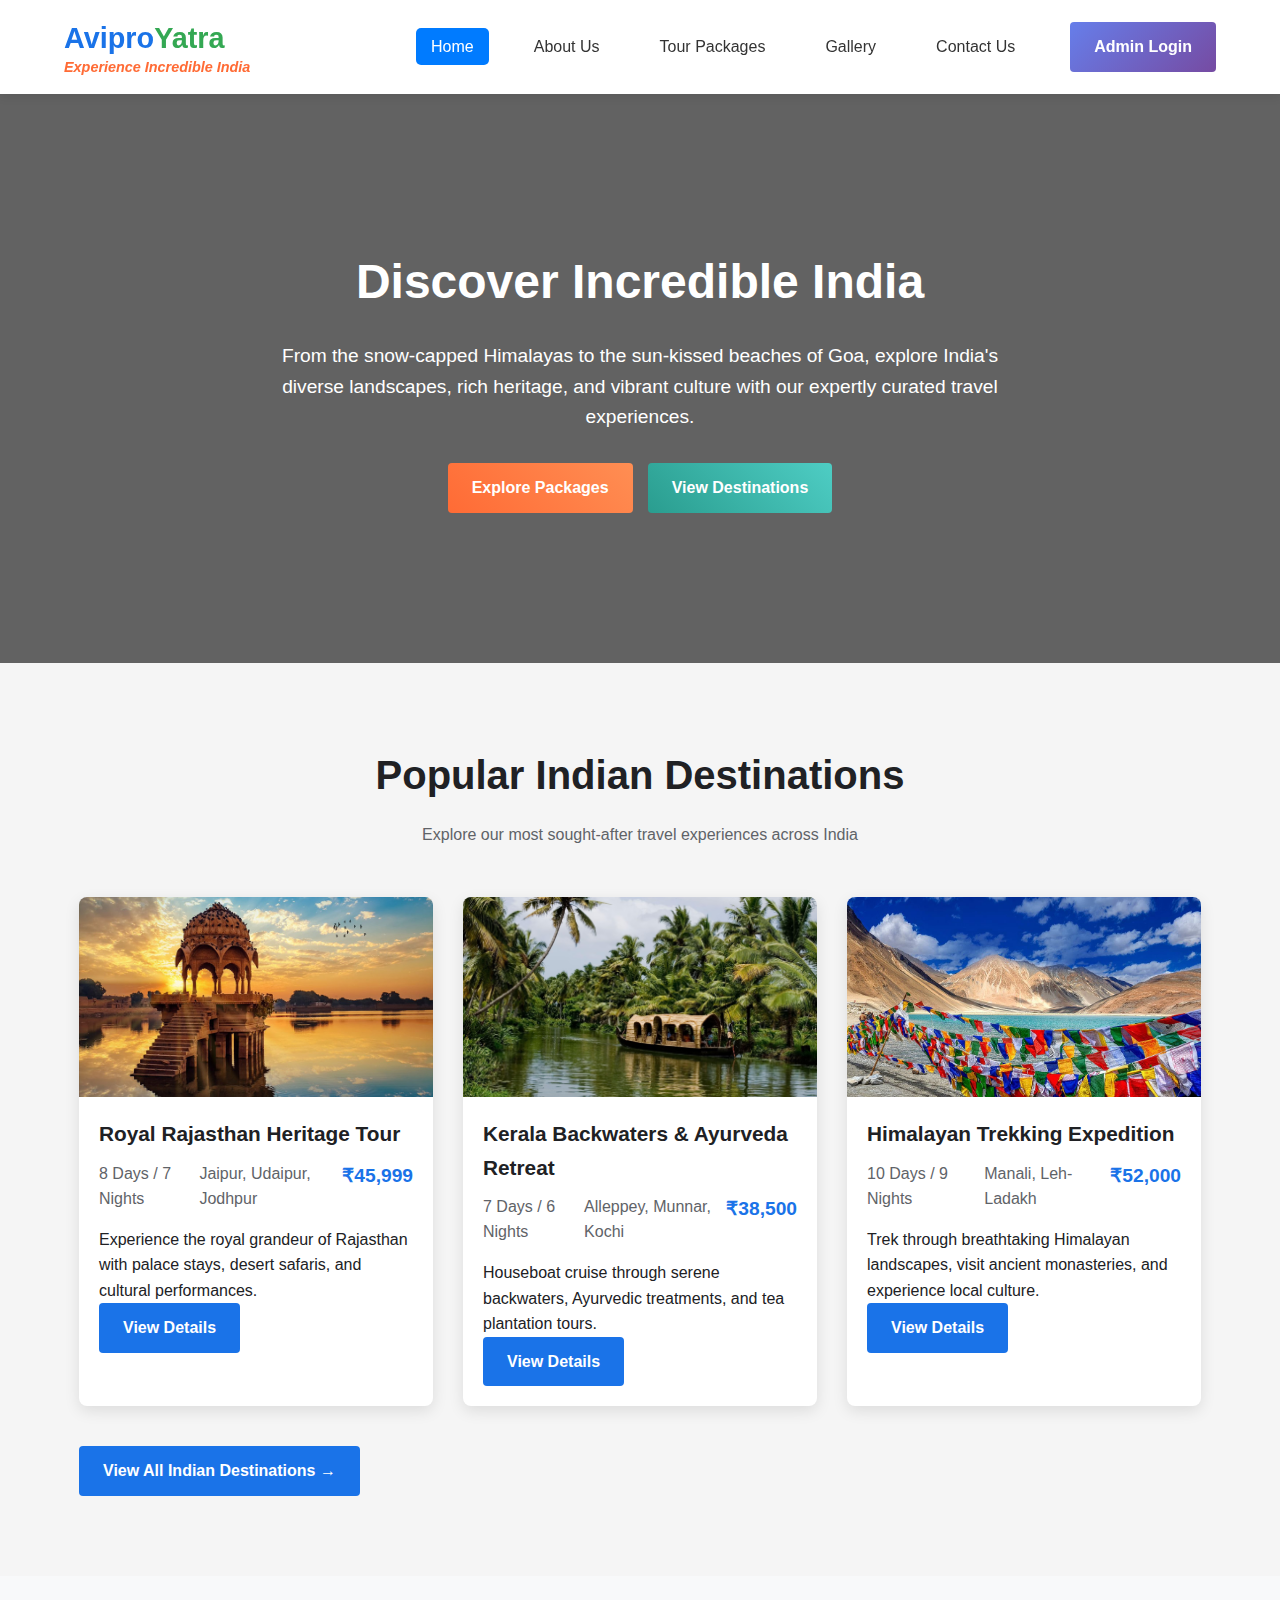
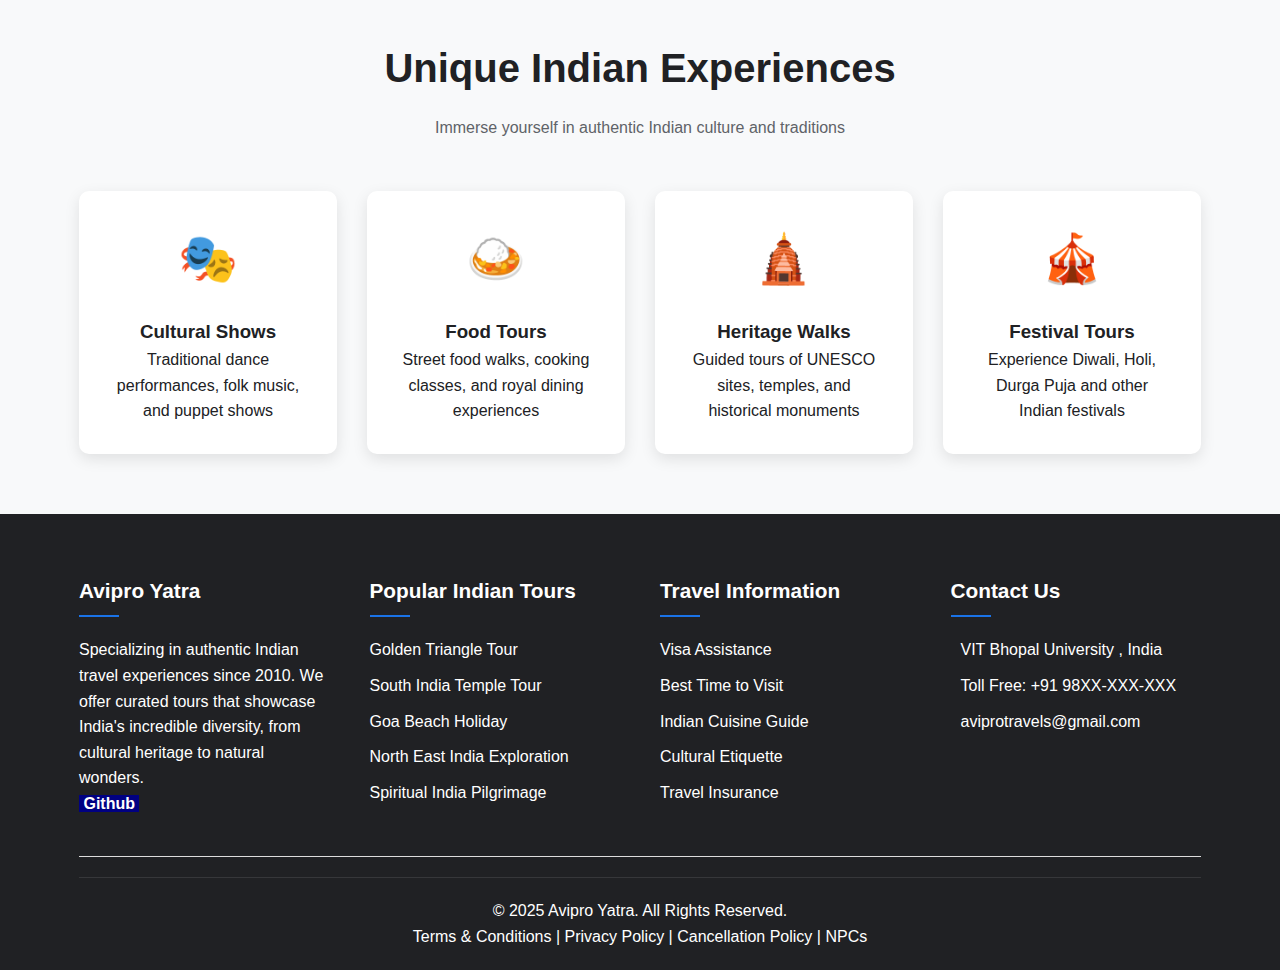
<file: IWP-PROJECT-Avipro-Travels-main/index.html>
<!DOCTYPE html>
<html lang="en">
  <head>
    <meta charset="UTF-8" />
    <meta name="viewport" content="width=device-width, initial-scale=1.0" />
    <title>Avipro Travels - Explore the World</title>
    <link rel="stylesheet" href="css/style.css" />
  </head>
  <body>
    <!-- Header -->
<header>
  <div class="container header-container">
    <div class="logo">
      <h1><a href="index.html">Avipro<span>Yatra</span></a>
      <p class="tagline">Experience Incredible India</p></h1>
      
    </div>
    <nav>
      <div class="mobile-menu">☰</div>
      <ul class="nav-menu">
        <li><a href="index.html" class="nav-link active">Home</a></li>
        <li><a href="about.html" class="nav-link">About Us</a></li>
        <li><a href="packages.html" class="nav-link">Tour Packages</a></li>
        <li><a href="gallery.html" class="nav-link">Gallery</a></li>
        <li><a href="contact.html" class="nav-link">Contact Us</a></li>
        <li><a href="admin-login.php" class="btn admin-btn">Admin Login</a></li>
        
      </ul>
    </nav>
  </div>
</header>

    <!-- Hero Section -->
<section class="hero" style="background: linear-gradient(rgba(0,0,0,0.6), rgba(0,0,0,0.6)), url('https://images.unsplash.com/photo-1524492412937-b28074a5d7da?ixlib=rb-1.2.1&auto=format&fit=crop&w=1350&q=80');">
  <div class="container hero-content">
    <h2>Discover Incredible India</h2>
    <p>
      From the snow-capped Himalayas to the sun-kissed beaches of Goa, 
      explore India's diverse landscapes, rich heritage, and vibrant culture 
      with our expertly curated travel experiences.
    </p>
    <div class="hero-buttons">
      <a href="packages.html" class="btn btn-primary">Explore Packages</a>
      <a href="destinations.html" class="btn btn-secondary">View Destinations</a>
    </div>
  </div>
</section>

    <!-- Featured Packages Section -->
<section class="section">
  <div class="container">
    <div class="section-title">
      <h2>Popular Indian Destinations</h2>
      <p>Explore our most sought-after travel experiences across India</p>
    </div>
    <div class="packages-grid">
      <!-- Package 1 - Rajasthan -->
      <div class="package-card">
        <div class="package-img">
          <img
            src="assets/images/rajasthan.jpg"
            alt="Rajasthan Palace"
          />
          <div class="package-badge">Cultural</div>
        </div>
        <div class="package-content">
          <h3>Royal Rajasthan Heritage Tour</h3>
          <div class="package-meta">
            <span><i class="icon-calendar"></i> 8 Days / 7 Nights</span>
            <span><i class="icon-location"></i> Jaipur, Udaipur, Jodhpur</span>
            <span class="package-price">₹45,999</span>
          </div>
          <p>
            Experience the royal grandeur of Rajasthan with palace stays, 
            desert safaris, and cultural performances.
          </p>
          <a href="package-details.html?package=rajasthan" class="btn">View Details</a>
        </div>
      </div>

      <!-- Package 2 - Kerala -->
      <div class="package-card">
        <div class="package-img">
          <img
            src="assets/images/kerala.avif"
            alt="Kerala Backwaters"
          />
          <div class="package-badge">Relaxation</div>
        </div>
        <div class="package-content">
          <h3>Kerala Backwaters & Ayurveda Retreat</h3>
          <div class="package-meta">
            <span><i class="icon-calendar"></i> 7 Days / 6 Nights</span>
            <span><i class="icon-location"></i> Alleppey, Munnar, Kochi</span>
            <span class="package-price">₹38,500</span>
          </div>
          <p>
            Houseboat cruise through serene backwaters, Ayurvedic treatments, 
            and tea plantation tours.
          </p>
          <a href="package-details.html?package=kerala" class="btn">View Details</a>
        </div>
      </div>

      <!-- Package 3 - Himalayas -->
      <div class="package-card">
        <div class="package-img">
          <img
            src="assets/images/manali.jpg"
            alt="Himalayas"
          />
          <div class="package-badge">Adventure</div>
        </div>
        <div class="package-content">
          <h3>Himalayan Trekking Expedition</h3>
          <div class="package-meta">
            <span><i class="icon-calendar"></i> 10 Days / 9 Nights</span>
            <span><i class="icon-location"></i> Manali, Leh-Ladakh</span>
            <span class="package-price">₹52,000</span>
          </div>
          <p>
            Trek through breathtaking Himalayan landscapes, visit ancient monasteries, 
            and experience local culture.
          </p>
          <a href="package-details.html?package=himalayas" class="btn">View Details</a>
        </div>
      </div>
    </div>
    <!-- View All Button -->
    <div class="text-center" style="margin-top: 40px;">
      <a href="packages.html" class="btn btn-large">View All Indian Destinations →</a>
    </div>
  </div>
</section>

<!-- Indian Experiences Section -->
<section class="section experiences-section" style="background-color: #f8f9fa;">
  <div class="container">
    <div class="section-title">
      <h2>Unique Indian Experiences</h2>
      <p>Immerse yourself in authentic Indian culture and traditions</p>
    </div>
    
    <div class="experiences-grid">
      <div class="experience-card">
        <div class="experience-icon">🎭</div>
        <h3>Cultural Shows</h3>
        <p>Traditional dance performances, folk music, and puppet shows</p>
      </div>
      
      <div class="experience-card">
        <div class="experience-icon">🍛</div>
        <h3>Food Tours</h3>
        <p>Street food walks, cooking classes, and royal dining experiences</p>
      </div>
      
      <div class="experience-card">
        <div class="experience-icon">🛕</div>
        <h3>Heritage Walks</h3>
        <p>Guided tours of UNESCO sites, temples, and historical monuments</p>
      </div>
      
      <div class="experience-card">
        <div class="experience-icon">🎪</div>
        <h3>Festival Tours</h3>
        <p>Experience Diwali, Holi, Durga Puja and other Indian festivals</p>
      </div>
    </div>
  </div>
</section>
    <!-- Footer -->
<footer>
  <div class="container">
    <div class="footer-content">
      <div class="footer-column">
        <h3>Avipro Yatra</h3>
        <p>
          Specializing in authentic Indian travel experiences since 2010. 
          We offer curated tours that showcase India's incredible diversity, 
          from cultural heritage to natural wonders.
        </p>

        <div>
                  <p></p>
          <a href="https://github.com/N-PCs/IWP-PROJECT-Avipro-Travels" style="width:100px;background-color: rgb(0, 0, 130);"><b>&nbsp;Github&nbsp;</b></a>
        </div>
      </div>

      <div class="footer-column">
        <h3>Popular Indian Tours</h3>
        <ul>
          <li><a href="#">Golden Triangle Tour</a></li>
          <li><a href="#">South India Temple Tour</a></li>
          <li><a href="#">Goa Beach Holiday</a></li>
          <li><a href="#">North East India Exploration</a></li>
          <li><a href="#">Spiritual India Pilgrimage</a></li>
        </ul>
      </div>

      <div class="footer-column">
        <h3>Travel Information</h3>
        <ul>
          <li><a href="#">Visa Assistance</a></li>
          <li><a href="#">Best Time to Visit</a></li>
          <li><a href="#">Indian Cuisine Guide</a></li>
          <li><a href="#">Cultural Etiquette</a></li>
          <li><a href="#">Travel Insurance</a></li>
        </ul>
      </div>

      <div class="footer-column">
        <h3>Contact Us</h3>
        <ul class="contact-info">
          <li><i class="icon-location"></i> VIT Bhopal University , India</li>
          <li><i class="icon-phone"></i> Toll Free: +91 98XX‑XXX‑XXX</li>
          <li><i class="icon-email"></i> aviprotravels@gmail.com</li>
        </ul>
      </div>
    </div>

    <div class="footer-bottom">
      <div class="copyright">
        <p>&copy; 2025 Avipro Yatra. All Rights Reserved.</p>
        <p class="footer-links">
          <a href="#">Terms & Conditions</a> | 
          <a href="#">Privacy Policy</a> | 
          <a href="#">Cancellation Policy</a> | 
          <a href="https://github.com/N-PCs">NPCs</a>
        </p>
      </div>
    </div>
  </div>
</footer>
    <script src="js/main.js"></script>
  </body>
</html>
</file>
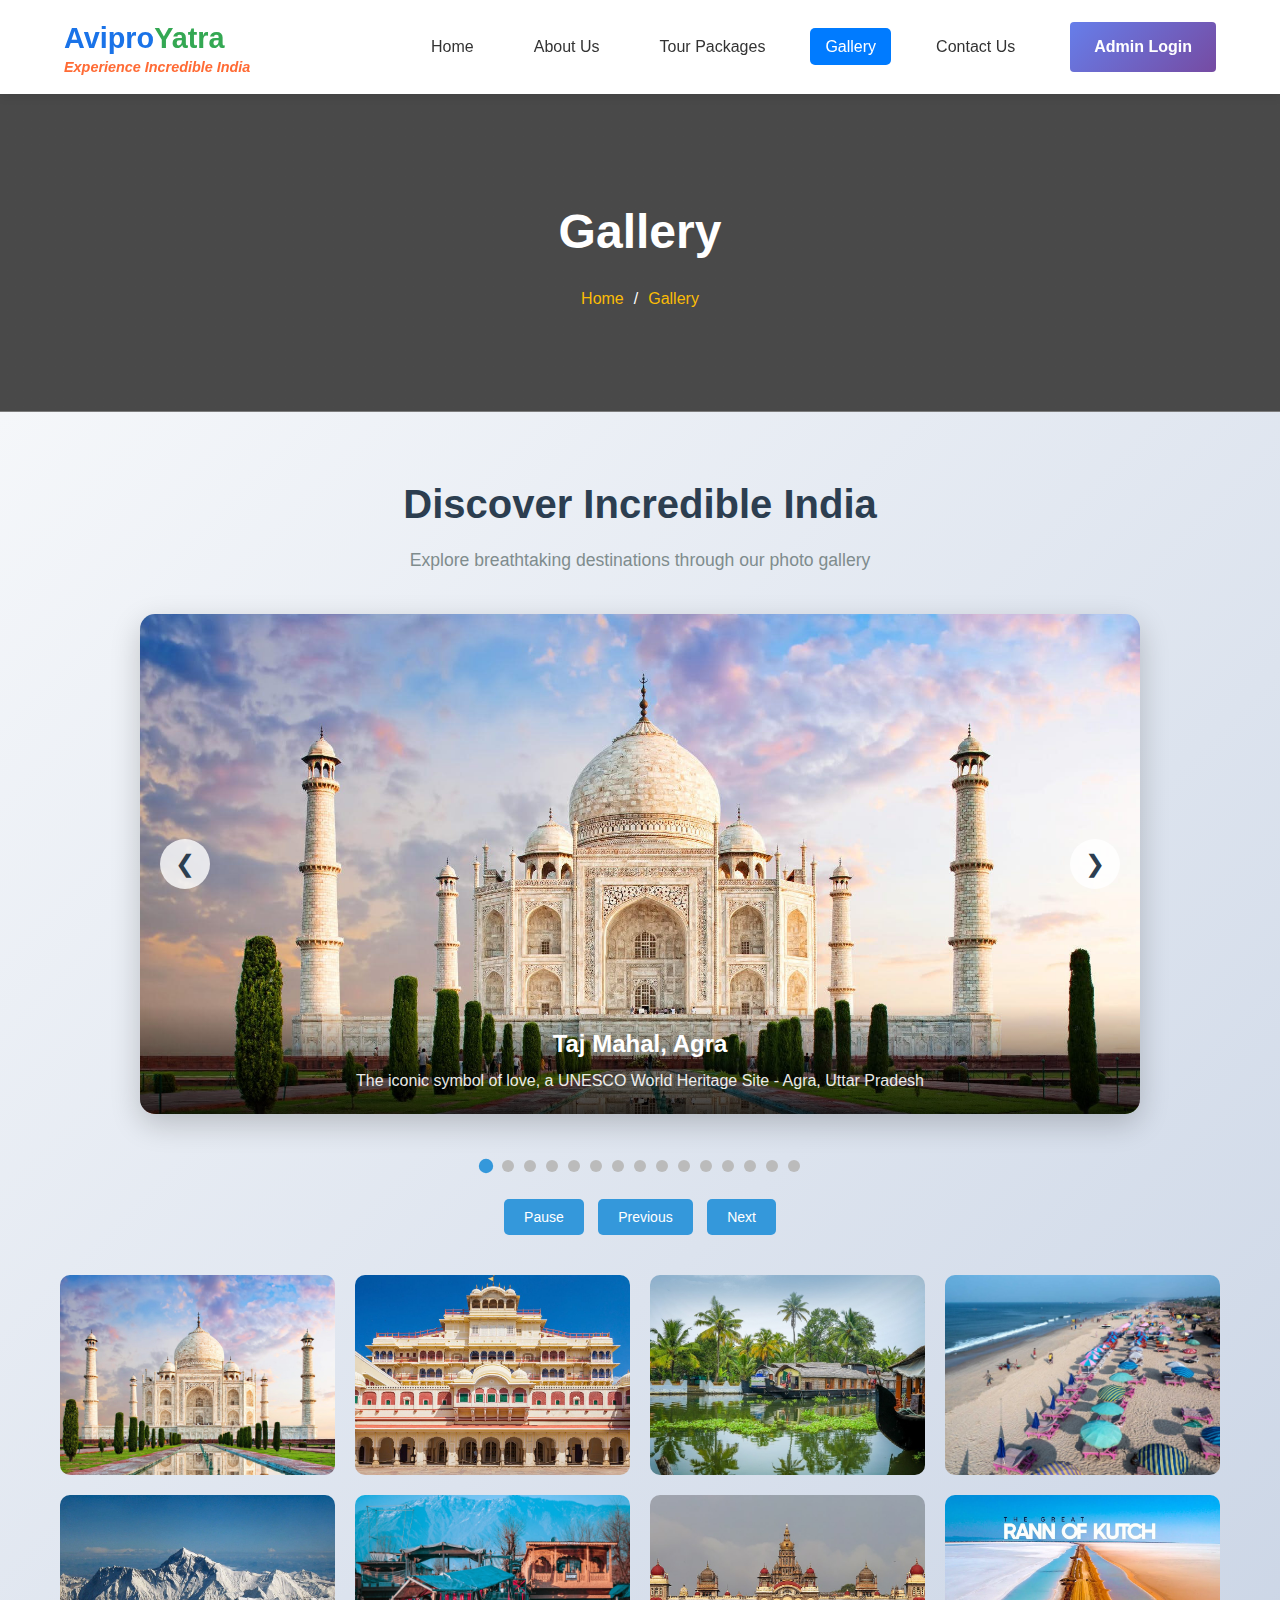
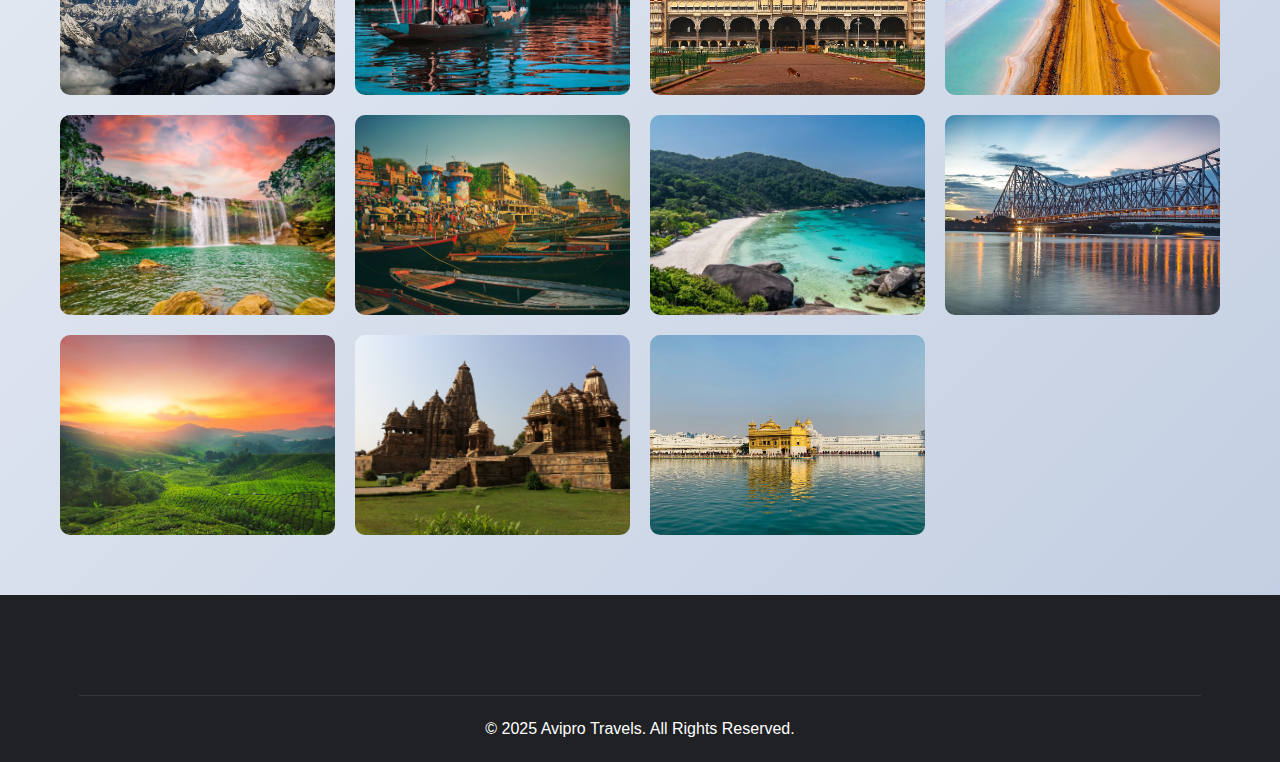
<file: IWP-PROJECT-Avipro-Travels-main/gallery.html>
<!DOCTYPE html>
<html lang="en">
  <head>
    <meta charset="UTF-8" />
    <meta name="viewport" content="width=device-width, initial-scale=1.0" />
    <title>Gallery - Avipro Travels</title>
    <link rel="stylesheet" href="css/style.css" />
    <style>
      /* Gallery and Slideshow Styles */
      .gallery-section {
        padding: 60px 0;
        background: linear-gradient(135deg, #f5f7fa 0%, #c3cfe2 100%);
      }

      .gallery-container {
        max-width: 1200px;
        margin: 0 auto;
        padding: 0 20px;
      }

      .gallery-title {
        text-align: center;
        margin-bottom: 40px;
      }

      .gallery-title h2 {
        font-size: 2.5rem;
        color: #2c3e50;
        margin-bottom: 10px;
      }

      .gallery-title p {
        color: #7f8c8d;
        font-size: 1.1rem;
      }

      /* Slideshow Container */
      .slideshow-container {
        position: relative;
        max-width: 1000px;
        margin: 0 auto 40px;
        overflow: hidden;
        border-radius: 15px;
        box-shadow: 0 10px 30px rgba(0, 0, 0, 0.2);
      }

      .slideshow {
        display: flex;
        transition: transform 0.8s ease-in-out;
        height: 500px;
      }

      .slide {
        min-width: 100%;
        height: 100%;
        position: relative;
      }

      .slide img {
        width: 100%;
        height: 100%;
        object-fit: cover;
        display: block;
      }

      .slide-caption {
        position: absolute;
        bottom: 0;
        left: 0;
        right: 0;
        background: linear-gradient(transparent, rgba(0, 0, 0, 0.8));
        color: white;
        padding: 20px;
        text-align: center;
      }

      .slide-caption h3 {
        margin: 0 0 5px 0;
        font-size: 1.5rem;
      }

      .slide-caption p {
        margin: 0;
        opacity: 0.9;
      }

      /* Navigation Buttons */
      .slideshow-nav {
        position: absolute;
        top: 50%;
        transform: translateY(-50%);
        width: 100%;
        display: flex;
        justify-content: space-between;
        padding: 0 20px;
        z-index: 10;
      }

      .nav-btn {
        background: rgba(255, 255, 255, 0.8);
        border: none;
        width: 50px;
        height: 50px;
        border-radius: 50%;
        cursor: pointer;
        font-size: 24px;
        color: #2c3e50;
        transition: all 0.3s ease;
        display: flex;
        align-items: center;
        justify-content: center;
      }

      .nav-btn:hover {
        background: white;
        transform: scale(1.1);
        box-shadow: 0 5px 15px rgba(0, 0, 0, 0.2);
      }

      /* Slideshow Dots */
      .slideshow-dots {
        text-align: center;
        margin-top: 20px;
      }

      .dot {
        display: inline-block;
        width: 12px;
        height: 12px;
        margin: 0 5px;
        background-color: #bbb;
        border-radius: 50%;
        cursor: pointer;
        transition: background-color 0.3s ease;
      }

      .dot.active {
        background-color: #3498db;
        transform: scale(1.2);
      }

      /* Gallery Grid */
      .gallery-grid {
        display: grid;
        grid-template-columns: repeat(auto-fill, minmax(250px, 1fr));
        gap: 20px;
        margin-top: 40px;
      }

      .gallery-item {
        position: relative;
        overflow: hidden;
        border-radius: 10px;
        cursor: pointer;
        height: 200px;
        transition: transform 0.3s ease;
      }

      .gallery-item:hover {
        transform: translateY(-5px);
        box-shadow: 0 10px 20px rgba(0, 0, 0, 0.2);
      }

      .gallery-item img {
        width: 100%;
        height: 100%;
        object-fit: cover;
        transition: transform 0.5s ease;
      }

      .gallery-item:hover img {
        transform: scale(1.1);
      }

      .gallery-item-overlay {
        position: absolute;
        bottom: 0;
        left: 0;
        right: 0;
        background: rgba(0, 0, 0, 0.7);
        color: white;
        padding: 10px;
        transform: translateY(100%);
        transition: transform 0.3s ease;
      }

      .gallery-item:hover .gallery-item-overlay {
        transform: translateY(0);
      }

      /* Responsive Design */
      @media (max-width: 768px) {
        .slideshow-container {
          height: 350px;
        }

        .slide-caption h3 {
          font-size: 1.2rem;
        }

        .nav-btn {
          width: 40px;
          height: 40px;
          font-size: 18px;
        }

        .gallery-grid {
          grid-template-columns: repeat(auto-fill, minmax(180px, 1fr));
        }
      }

      @media (max-width: 480px) {
        .slideshow-container {
          height: 250px;
        }

        .gallery-grid {
          grid-template-columns: 1fr 1fr;
        }
      }

      /* Controls */
      .slideshow-controls {
        text-align: center;
        margin-top: 20px;
      }

      .control-btn {
        background: #3498db;
        color: white;
        border: none;
        padding: 10px 20px;
        margin: 0 5px;
        border-radius: 5px;
        cursor: pointer;
        font-size: 14px;
        transition: background 0.3s ease;
      }

      .control-btn:hover {
        background: #2980b9;
      }

      .control-btn.pause {
        background: #e74c3c;
      }

      .control-btn.pause:hover {
        background: #c0392b;
      }
    </style>
  </head>
  <body>
    <header>
      <div class="container header-container">
        <div class="logo">
          <h1>
            <a href="index.html">Avipro<span>Yatra</span></a>
            <p class="tagline">Experience Incredible India</p>
          </h1>
        </div>
        <nav>
          <div class="mobile-menu">☰</div>
          <ul class="nav-menu">
            <li><a href="index.html" class="nav-link">Home</a></li>
            <li><a href="about.html" class="nav-link">About Us</a></li>
            <li><a href="packages.html" class="nav-link">Tour Packages</a></li>
            <li><a href="gallery.html" class="nav-link active">Gallery</a></li>
            <li><a href="contact.html" class="nav-link">Contact Us</a></li>
            <li>
              <a href="admin-login.php" class="btn admin-btn">Admin Login</a>
            </li>
          </ul>
        </nav>
      </div>
    </header>

    <!-- Page Header -->
    <section class="page-header">
      <div class="container">
        <h1>Gallery</h1>
        <div class="breadcrumb">
          <a href="index.html">Home</a> <span>/</span> <a href="#">Gallery</a>
        </div>
      </div>
    </section>

    <!-- Gallery Section with Slideshow -->
    <section class="gallery-section">
      <div class="gallery-container">
        <div class="gallery-title">
          <h2>Discover Incredible India</h2>
          <p>Explore breathtaking destinations through our photo gallery</p>
        </div>

        <!-- Slideshow -->
        <div class="slideshow-container">
          <div class="slideshow" id="slideshow">
            <!-- Slides will be added dynamically by JavaScript -->
          </div>

          <div class="slideshow-nav">
            <button class="nav-btn prev-btn">❮</button>
            <button class="nav-btn next-btn">❯</button>
          </div>

          <div class="slide-caption">
            <h3 id="slide-title">Title</h3>
            <p id="slide-description">Description</p>
          </div>
        </div>

        <div class="slideshow-dots" id="dots-container">
          <!-- Dots will be added dynamically -->
        </div>

        <div class="slideshow-controls">
          <button class="control-btn" id="playPauseBtn">Pause</button>
          <button class="control-btn" id="prevBtn">Previous</button>
          <button class="control-btn" id="nextBtn">Next</button>
        </div>

        <!-- Gallery Grid -->
        <div class="gallery-grid" id="gallery-grid">
          <!-- Gallery items will be added dynamically -->
        </div>
      </div>
    </section>

    <!-- Footer -->
    <footer>
      <div class="container">
        <div class="footer-content">
          <!-- Same footer as index.html -->
        </div>
        <div class="copyright">
          <p>&copy; 2025 Avipro Travels. All Rights Reserved.</p>
        </div>
      </div>
    </footer>

    <script src="js/main.js"></script>
    <script>
      // Image data for the slideshow and gallery
      const images = [
        {
          id: 1,
          src: "images/tajmahal.jpg", // Add image URL here
          title: "Taj Mahal, Agra",
          description:
            "The iconic symbol of love, a UNESCO World Heritage Site",
          location: "Agra, Uttar Pradesh",
        },
        {
          id: 2,
          src: "images/jaipurpalace.jpeg", // Add image URL here
          title: "Jaipur Palace",
          description: "The Pink City's magnificent City Palace",
          location: "Jaipur, Rajasthan",
        },
        {
          id: 3,
          src: "images/keralabackwaters.jpg", // Add image URL here
          title: "Kerala Backwaters",
          description: "Serene houseboat cruise through palm-fringed canals",
          location: "Alleppey, Kerala",
        },
        {
          id: 4,
          src: "images/goabeach.jpg", // Add image URL here
          title: "Goa Beaches",
          description: "Golden sands and azure waters of Goa's coastline",
          location: "North Goa",
        },
        {
          id: 5,
          src: "images/himalayanpeak.jpg", // Add image URL here
          title: "Himalayan Peaks",
          description: "Majestic snow-capped mountains of the Himalayas",
          location: "Leh-Ladakh",
        },
        {
          id: 6,
          src: "images/kashmirdallake.webp", // Add image URL here
          title: "Kashmir Dal Lake",
          description: "Shikara rides on the beautiful Dal Lake",
          location: "Srinagar, Kashmir",
        },
        {
          id: 7,
          src: "images/mysorepalace.jpg", // Add image URL here
          title: "Mysore Palace",
          description: "Illuminated palace during Dasara festival",
          location: "Mysore, Karnataka",
        },
        {
          id: 8,
          src: "images/rannofkutch.jpg", // Add image URL here
          title: "Rann of Kutch",
          description: "White salt desert under the full moon",
          location: "Gujarat",
        },
        {
          id: 9,
          src: "images/meghalaya.jpg", // Add image URL here
          title: "Meghalaya Living Root Bridges",
          description: "Natural bridges grown from tree roots",
          location: "Cherrapunji, Meghalaya",
        },
        {
          id: 10,
          src: "images/varanasighats.jpeg", // Add image URL here
          title: "Varanasi Ghats",
          description: "Spiritual rituals on the banks of River Ganges",
          location: "Varanasi, Uttar Pradesh",
        },
        {
          id: 11,
          src: "images/andamannicobar.webp", // Add image URL here
          title: "Andaman Islands",
          description: "Crystal clear waters and coral reefs",
          location: "Andaman & Nicobar Islands",
        },
        {
          id: 12,
          src: "images/howrah.jpeg", // Add image URL here
          title: "Kolkata Howrah Bridge",
          description: "Iconic cantilever bridge over Hooghly River",
          location: "Kolkata, West Bengal",
        },
        {
          id: 13,
          src: "images/munnar.webp", // Add image URL here
          title: "Munnar Tea Plantations",
          description: "Rolling hills covered with tea gardens",
          location: "Munnar, Kerala",
        },
        {
          id: 14,
          src: "images/khajuraho.jpg", // Add image URL here
          title: "Khajuraho Temples",
          description: "Ancient temples with intricate carvings",
          location: "Khajuraho, Madhya Pradesh",
        },
        {
          id: 15,
          src: "images/goldentemple.jpeg", // Add image URL here
          title: "Amritsar Golden Temple",
          description: "Sacred Sikh shrine covered in gold",
          location: "Amritsar, Punjab",
        },
      ];

      // Slideshow functionality
      let currentSlide = 0;
      let slideInterval;
      let isPlaying = true;

      // Initialize slideshow
      function initSlideshow() {
        const slideshow = document.getElementById("slideshow");
        const dotsContainer = document.getElementById("dots-container");
        const galleryGrid = document.getElementById("gallery-grid");

        // Create slides
        images.forEach((image, index) => {
          // Create slide
          const slide = document.createElement("div");
          slide.className = "slide";
          slide.innerHTML = `
            <img src="${image.src}" alt="${image.title}" onerror="this.src='https://via.placeholder.com/1000x500/3498db/ffffff?text=Avipro+Travels'" />
          `;
          slideshow.appendChild(slide);

          // Create dot
          const dot = document.createElement("span");
          dot.className = `dot ${index === 0 ? "active" : ""}`;
          dot.addEventListener("click", () => goToSlide(index));
          dotsContainer.appendChild(dot);

          // Create gallery item
          const galleryItem = document.createElement("div");
          galleryItem.className = "gallery-item";
          galleryItem.innerHTML = `
            <img src="${image.src}" alt="${
            image.title
          }" onerror="this.src='https://via.placeholder.com/300x200/3498db/ffffff?text=${encodeURIComponent(
            image.title
          )}'" />
            <div class="gallery-item-overlay">
              <h4>${image.title}</h4>
              <p>${image.location}</p>
            </div>
          `;
          galleryItem.addEventListener("click", () => goToSlide(index));
          galleryGrid.appendChild(galleryItem);
        });

        // Update first slide caption
        updateCaption();

        // Start slideshow
        startSlideshow();
      }

      // Go to specific slide
      function goToSlide(index) {
        currentSlide = index;
        const slideshow = document.getElementById("slideshow");
        slideshow.style.transform = `translateX(-${currentSlide * 100}%)`;

        // Update dots
        updateDots();

        // Update caption
        updateCaption();

        // Restart interval if paused
        if (!isPlaying) {
          startSlideshow();
        }
      }

      // Next slide
      function nextSlide() {
        currentSlide = (currentSlide + 1) % images.length;
        goToSlide(currentSlide);
      }

      // Previous slide
      function prevSlide() {
        currentSlide = (currentSlide - 1 + images.length) % images.length;
        goToSlide(currentSlide);
      }

      // Update dots
      function updateDots() {
        const dots = document.querySelectorAll(".dot");
        dots.forEach((dot, index) => {
          dot.classList.toggle("active", index === currentSlide);
        });
      }

      // Update caption
      function updateCaption() {
        const image = images[currentSlide];
        document.getElementById("slide-title").textContent = image.title;
        document.getElementById(
          "slide-description"
        ).textContent = `${image.description} - ${image.location}`;
      }

      // Start slideshow
      function startSlideshow() {
        if (slideInterval) clearInterval(slideInterval);
        slideInterval = setInterval(nextSlide, 4000); // Change slide every 4 seconds
        isPlaying = true;
        document.getElementById("playPauseBtn").textContent = "Pause";
        document.getElementById("playPauseBtn").classList.remove("pause");
      }

      // Pause slideshow
      function pauseSlideshow() {
        clearInterval(slideInterval);
        isPlaying = false;
        document.getElementById("playPauseBtn").textContent = "Play";
        document.getElementById("playPauseBtn").classList.add("pause");
      }

      // Toggle play/pause
      function togglePlayPause() {
        if (isPlaying) {
          pauseSlideshow();
        } else {
          startSlideshow();
        }
      }

      // Event listeners
      document.addEventListener("DOMContentLoaded", () => {
        initSlideshow();

        // Navigation buttons
        document
          .querySelector(".prev-btn")
          .addEventListener("click", prevSlide);
        document
          .querySelector(".next-btn")
          .addEventListener("click", nextSlide);

        // Control buttons
        document
          .getElementById("playPauseBtn")
          .addEventListener("click", togglePlayPause);
        document.getElementById("prevBtn").addEventListener("click", prevSlide);
        document.getElementById("nextBtn").addEventListener("click", nextSlide);

        // Keyboard navigation
        document.addEventListener("keydown", (e) => {
          if (e.key === "ArrowLeft") prevSlide();
          if (e.key === "ArrowRight") nextSlide();
          if (e.key === " ") {
            e.preventDefault();
            togglePlayPause();
          }
        });

        // Touch/swipe support for mobile
        let touchStartX = 0;
        let touchEndX = 0;

        const slideshowContainer = document.querySelector(
          ".slideshow-container"
        );

        slideshowContainer.addEventListener("touchstart", (e) => {
          touchStartX = e.changedTouches[0].screenX;
        });

        slideshowContainer.addEventListener("touchend", (e) => {
          touchEndX = e.changedTouches[0].screenX;
          handleSwipe();
        });

        function handleSwipe() {
          const swipeThreshold = 50;
          const diff = touchStartX - touchEndX;

          if (Math.abs(diff) > swipeThreshold) {
            if (diff > 0) {
              // Swipe left - next slide
              nextSlide();
            } else {
              // Swipe right - previous slide
              prevSlide();
            }
          }
        }

        // Pause on hover
        slideshowContainer.addEventListener("mouseenter", () => {
          if (isPlaying) pauseSlideshow();
        });

        slideshowContainer.addEventListener("mouseleave", () => {
          if (!isPlaying) startSlideshow();
        });
      });
    </script>
  </body>
</html>
</file>
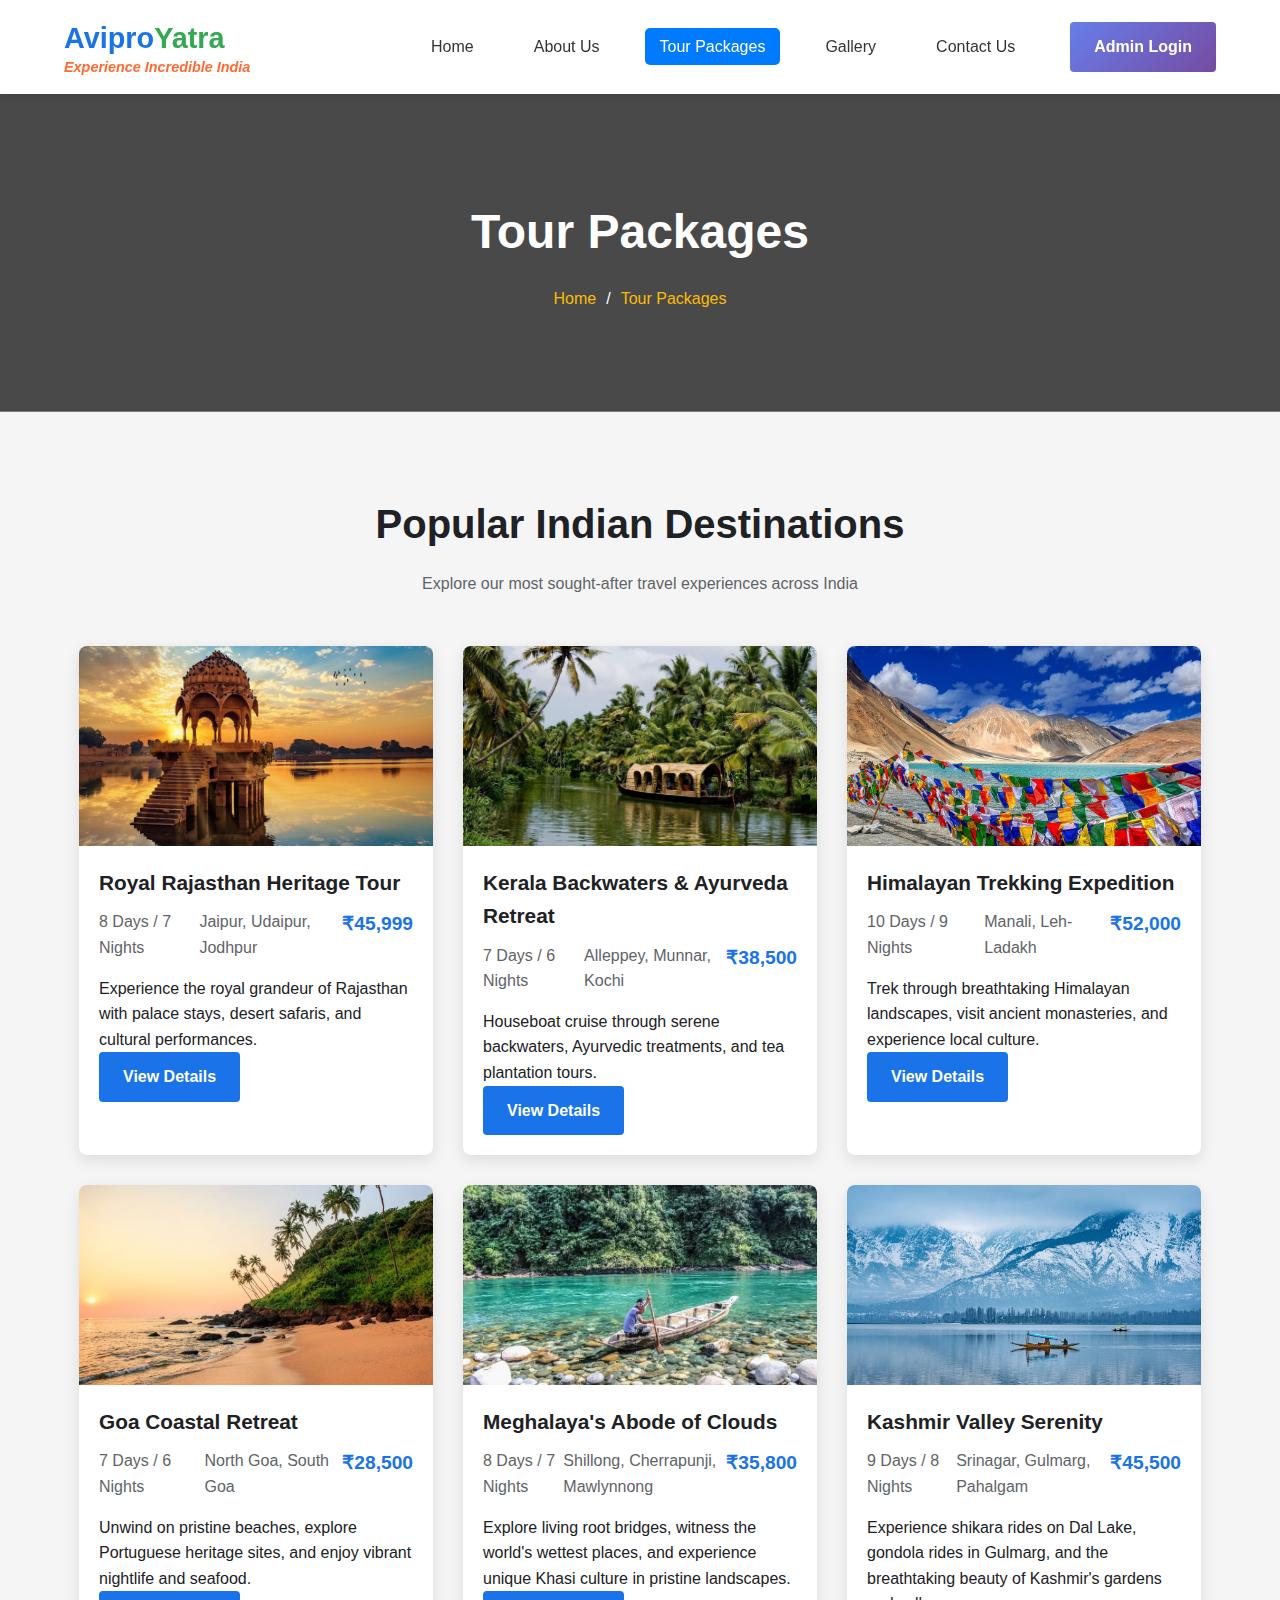
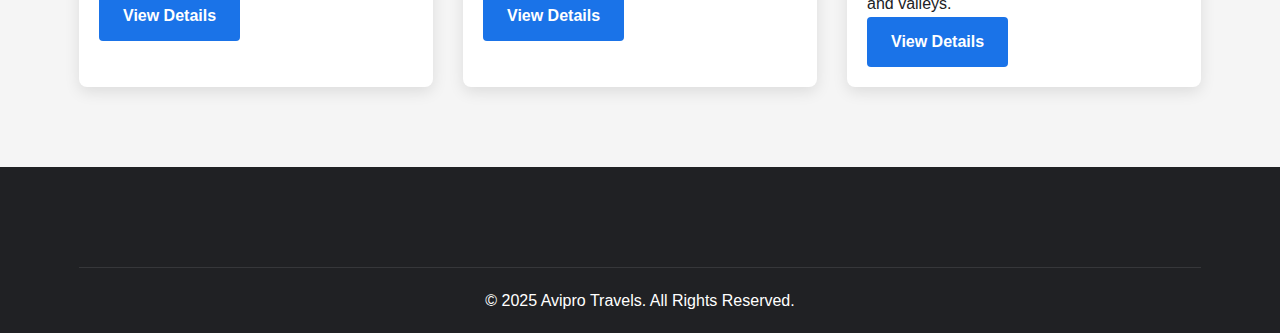
<file: IWP-PROJECT-Avipro-Travels-main/packages.html>
<!DOCTYPE html>
<html lang="en">
  <head>
    <meta charset="UTF-8" />
    <meta name="viewport" content="width=device-width, initial-scale=1.0" />
    <title>Tour Packages - Avipro Travels</title>
    <link rel="stylesheet" href="css/style.css" />
  </head>

  <body>
    <!-- Header -->
    <header>
      <div class="container header-container">
        <div class="logo">
      <h1><a href="index.html">Avipro<span>Yatra</span></a>
      <p class="tagline">Experience Incredible India</p></h1>
        </div>
        <nav>
          <div class="mobile-menu">☰</div>
          <ul class="nav-menu">
            <li><a href="index.html" class="nav-link active">Home</a></li>
            <li><a href="about.html" class="nav-link">About Us</a></li>
            <li><a href="packages.html" class="nav-link">Tour Packages</a></li>
            <li><a href="gallery.html" class="nav-link">Gallery</a></li>
            <li><a href="contact.html" class="nav-link">Contact Us</a></li>
            <li>
              <a href="admin-login.php" class="btn admin-btn">Admin Login</a>
            </li>
          </ul>
        </nav>
      </div>
    </header>

    <!-- Page Header -->
    <section class="page-header">
      <div class="container">
        <h1>Tour Packages</h1>
        <div class="breadcrumb">
          <a href="index.html">Home</a> <span>/</span>
          <a href="#">Tour Packages</a>
        </div>
      </div>
    </section>

    <!-- Featured Packages Section -->
    <section class="section">
      <div class="container">
        <div class="section-title">
          <h2>Popular Indian Destinations</h2>
          <p>Explore our most sought-after travel experiences across India</p>
        </div>
        <div class="packages-grid">
          <!-- Package 1 - Rajasthan -->
          <div class="package-card">
            <div class="package-img">
              <img src="assets/images/rajasthan.jpg" alt="Rajasthan Palace" />
              <div class="package-badge">Cultural</div>
            </div>
            <div class="package-content">
              <h3>Royal Rajasthan Heritage Tour</h3>
              <div class="package-meta">
                <span><i class="icon-calendar"></i> 8 Days / 7 Nights</span>
                <span
                  ><i class="icon-location"></i> Jaipur, Udaipur, Jodhpur</span
                >
                <span class="package-price">₹45,999</span>
              </div>
              <p>
                Experience the royal grandeur of Rajasthan with palace stays,
                desert safaris, and cultural performances.
              </p>
              <a href="package-details.html?package=rajasthan" class="btn"
                >View Details</a
              >
            </div>
          </div>

          <!-- Package 2 - Kerala -->
          <div class="package-card">
            <div class="package-img">
              <img src="assets/images/kerala.avif" alt="Kerala Backwaters" />
              <div class="package-badge">Relaxation</div>
            </div>
            <div class="package-content">
              <h3>Kerala Backwaters & Ayurveda Retreat</h3>
              <div class="package-meta">
                <span><i class="icon-calendar"></i> 7 Days / 6 Nights</span>
                <span
                  ><i class="icon-location"></i> Alleppey, Munnar, Kochi</span
                >
                <span class="package-price">₹38,500</span>
              </div>
              <p>
                Houseboat cruise through serene backwaters, Ayurvedic
                treatments, and tea plantation tours.
              </p>
              <a href="package-details.html?package=kerala" class="btn"
                >View Details</a
              >
            </div>
          </div>

          <!-- Package 3 - Himalayas -->
          <div class="package-card">
            <div class="package-img">
              <img src="assets/images/manali.jpg" alt="Himalayas" />
              <div class="package-badge">Adventure</div>
            </div>
            <div class="package-content">
              <h3>Himalayan Trekking Expedition</h3>
              <div class="package-meta">
                <span><i class="icon-calendar"></i> 10 Days / 9 Nights</span>
                <span><i class="icon-location"></i> Manali, Leh-Ladakh</span>
                <span class="package-price">₹52,000</span>
              </div>
              <p>
                Trek through breathtaking Himalayan landscapes, visit ancient
                monasteries, and experience local culture.
              </p>
              <a href="package-details.html?package=himalayas" class="btn"
                >View Details</a
              >
            </div>
          </div>

          <!-- Package 4 - Goa -->
          <div class="package-card">
            <div class="package-img">
              <img
                src="assets/images/goa.avif"
                alt="Goa beaches and coastline"
              />
              <div class="package-badge">Beach & Relaxation</div>
            </div>
            <div class="package-content">
              <h3>Goa Coastal Retreat</h3>
              <div class="package-meta">
                <span><i class="icon-calendar"></i> 7 Days / 6 Nights</span>
                <span><i class="icon-location"></i> North Goa, South Goa</span>
                <span class="package-price">₹28,500</span>
              </div>
              <p>
                Unwind on pristine beaches, explore Portuguese heritage sites,
                and enjoy vibrant nightlife and seafood.
              </p>
              <a href="package-details.html?package=goa" class="btn"
                >View Details</a
              >
            </div>
          </div>

          <!-- Package 5 - Meghalaya -->
          <div class="package-card">
            <div class="package-img">
              <img
                src="assets/images/meghalaya.avif"
                alt="Meghalaya living root bridges and waterfalls"
              />
              <div class="package-badge">Nature & Culture</div>
            </div>
            <div class="package-content">
              <h3>Meghalaya's Abode of Clouds</h3>
              <div class="package-meta">
                <span><i class="icon-calendar"></i> 8 Days / 7 Nights</span>
                <span
                  ><i class="icon-location"></i> Shillong, Cherrapunji,
                  Mawlynnong</span
                >
                <span class="package-price">₹35,800</span>
              </div>
              <p>
                Explore living root bridges, witness the world's wettest places,
                and experience unique Khasi culture in pristine landscapes.
              </p>
              <a href="package-details.html?package=meghalaya" class="btn"
                >View Details</a
              >
            </div>
          </div>

          <!-- Package 6 - Kashmir -->
          <div class="package-card">
            <div class="package-img">
              <img
                src="assets/images/kashmir.jpeg"
                alt="Kashmir Dal Lake and snow-capped mountains"
              />
              <div class="package-badge">Paradise on Earth</div>
            </div>
            <div class="package-content">
              <h3>Kashmir Valley Serenity</h3>
              <div class="package-meta">
                <span><i class="icon-calendar"></i> 9 Days / 8 Nights</span>
                <span
                  ><i class="icon-location"></i> Srinagar, Gulmarg,
                  Pahalgam</span
                >
                <span class="package-price">₹45,500</span>
              </div>
              <p>
                Experience shikara rides on Dal Lake, gondola rides in Gulmarg,
                and the breathtaking beauty of Kashmir's gardens and valleys.
              </p>
              <a href="package-details.html?package=kashmir" class="btn"
                >View Details</a
              >
            </div>
          </div>
        </div>
        <!-- Close packages-grid -->
      </div>
    </section>

    <!-- Footer -->
    <footer>
      <div class="container">
        <div class="footer-content">
          <!-- Same footer as index.html -->
        </div>
        <div class="copyright">
          <p>&copy; 2025 Avipro Travels. All Rights Reserved.</p>
        </div>
      </div>
    </footer>

    <script src="js/main.js"></script>
  </body>
</html>
</file>
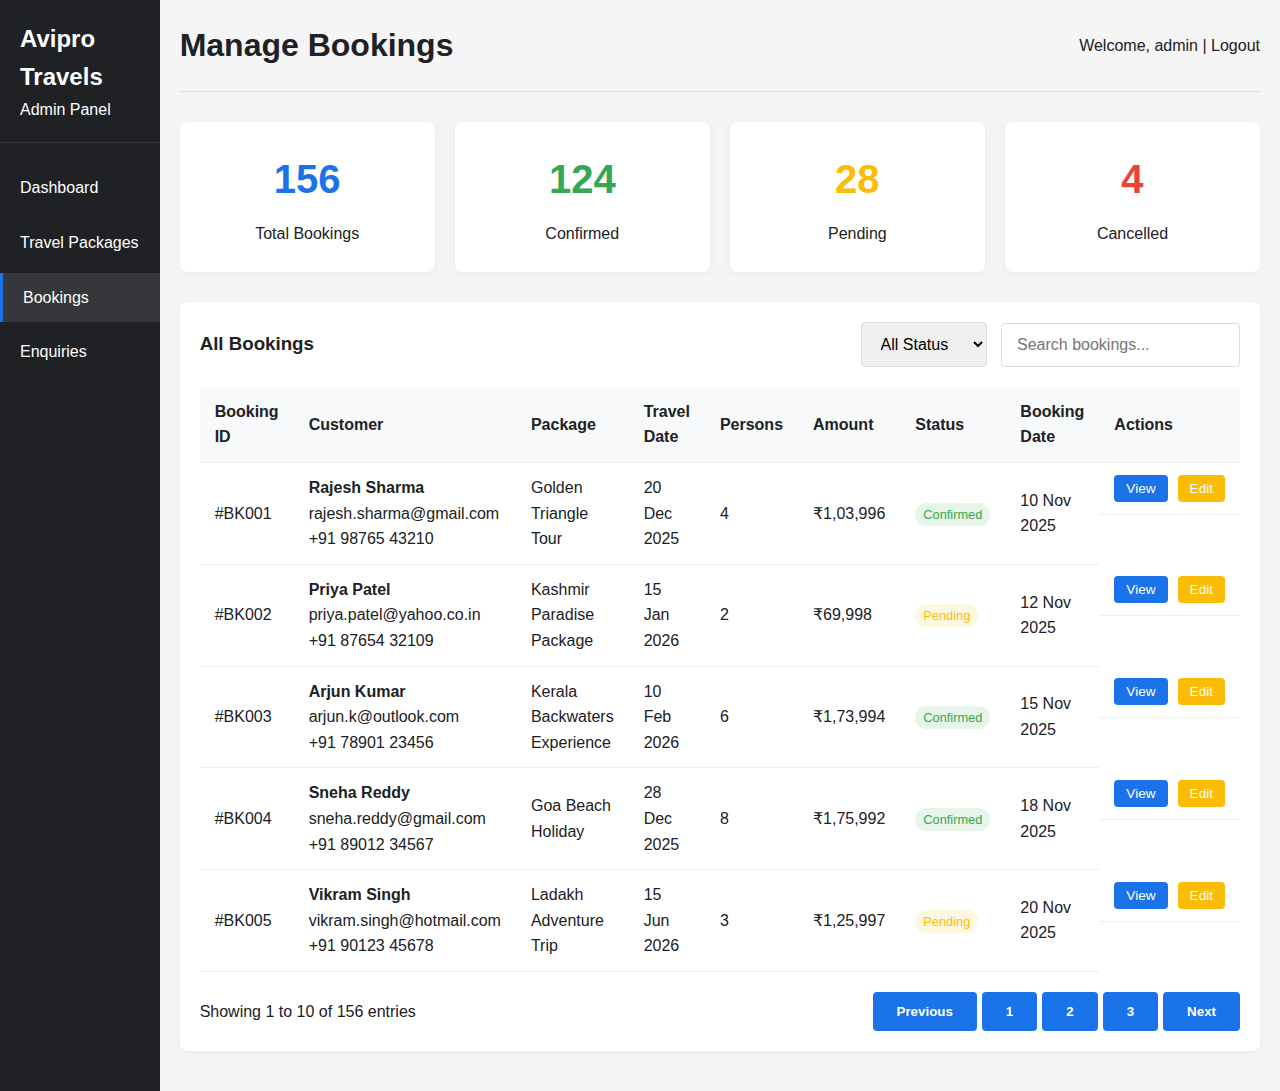
<file: IWP-PROJECT-Avipro-Travels-main/admin/bookings.html>
<!DOCTYPE html>
<html lang="en">
  <head>
    <meta charset="UTF-8" />
    <meta name="viewport" content="width=device-width, initial-scale=1.0" />
    <title>Manage Bookings - Avipro Travels Admin</title>
    <link rel="stylesheet" href="../css/style.css" />
    <link rel="stylesheet" href="../css/admin.css" />
  </head>
  <body>
    <div class="admin-container">
      <!-- Sidebar -->
      <div class="admin-sidebar">
        <div class="admin-logo">
          <h2>Avipro Travels</h2>
          <p>Admin Panel</p>
        </div>

        <div class="admin-menu">
          <ul>
            <li><a href="admin-panel.php">Dashboard</a></li>
            <li><a href="packages.php">Travel Packages</a></li>
            <li><a href="bookings.html" class="active">Bookings</a></li>
            <li><a href="enquiries.html">Enquiries</a></li>
          </ul>
        </div>
      </div>

      <!-- Main Content -->
      <div class="admin-content">
        <div class="admin-header">
          <h1>Manage Bookings</h1>
          <div class="admin-user">
                    Welcome, admin |
                    <a href="../php/logout.php">Logout</a>
                </div>

        </div>

        <!-- Booking Stats -->
        <div class="stats-grid">
          <div class="stat-card primary">
            <div class="stat-number">156</div>
            <div class="stat-label">Total Bookings</div>
          </div>
          <div class="stat-card success">
            <div class="stat-number">124</div>
            <div class="stat-label">Confirmed</div>
          </div>
          <div class="stat-card warning">
            <div class="stat-number">28</div>
            <div class="stat-label">Pending</div>
          </div>
          <div class="stat-card danger">
            <div class="stat-number">4</div>
            <div class="stat-label">Cancelled</div>
          </div>
        </div>

        <!-- Bookings List -->
        <div class="admin-card">
          <div
            style="
              display: flex;
              justify-content: space-between;
              align-items: center;
              margin-bottom: 20px;
            "
          >
            <h3>All Bookings</h3>
            <div>
              <select
                class="form-control"
                style="display: inline-block; width: auto; margin-right: 10px"
              >
                <option>All Status</option>
                <option>Pending</option>
                <option>Confirmed</option>
                <option>Cancelled</option>
              </select>
              <input
                type="text"
                placeholder="Search bookings..."
                class="form-control"
                style="display: inline-block; width: auto"
              />
            </div>
          </div>

          <div class="table-responsive">
            <table>
              <thead>
                <tr>
                  <th>Booking ID</th>
                  <th>Customer</th>
                  <th>Package</th>
                  <th>Travel Date</th>
                  <th>Persons</th>
                  <th>Amount</th>
                  <th>Status</th>
                  <th>Booking Date</th>
                  <th>Actions</th>
                </tr>
              </thead>
              <tbody>
                <!-- Row 1 - Golden Triangle Tour -->
                <tr>
                  <td>#BK001</td>
                  <td>
                    <strong>Rajesh Sharma</strong><br />
                    rajesh.sharma@gmail.com<br />
                    +91 98765 43210
                  </td>
                  <td>Golden Triangle Tour</td>
                  <td>20 Dec 2025</td>
                  <td>4</td>
                  <td>₹1,03,996</td>
                  <td><span class="status-badge confirmed">Confirmed</span></td>
                  <td>10 Nov 2025</td>
                  <td class="action-buttons">
                    <button class="btn-view">View</button>
                    <button class="btn-edit">Edit</button>
                  </td>
                </tr>

                <!-- Row 2 - Kashmir Paradise Package -->
                <tr>
                  <td>#BK002</td>
                  <td>
                    <strong>Priya Patel</strong><br />
                    priya.patel@yahoo.co.in<br />
                    +91 87654 32109
                  </td>
                  <td>Kashmir Paradise Package</td>
                  <td>15 Jan 2026</td>
                  <td>2</td>
                  <td>₹69,998</td>
                  <td><span class="status-badge pending">Pending</span></td>
                  <td>12 Nov 2025</td>
                  <td class="action-buttons">
                    <button class="btn-view">View</button>
                    <button class="btn-edit">Edit</button>
                  </td>
                </tr>

                <!-- Row 3 - Kerala Backwaters Experience -->
                <tr>
                  <td>#BK003</td>
                  <td>
                    <strong>Arjun Kumar</strong><br />
                    arjun.k@outlook.com<br />
                    +91 78901 23456
                  </td>
                  <td>Kerala Backwaters Experience</td>
                  <td>10 Feb 2026</td>
                  <td>6</td>
                  <td>₹1,73,994</td>
                  <td><span class="status-badge confirmed">Confirmed</span></td>
                  <td>15 Nov 2025</td>
                  <td class="action-buttons">
                    <button class="btn-view">View</button>
                    <button class="btn-edit">Edit</button>
                  </td>
                </tr>

                <!-- Row 4 - Goa Beach Holiday -->
                <tr>
                  <td>#BK004</td>
                  <td>
                    <strong>Sneha Reddy</strong><br />
                    sneha.reddy@gmail.com<br />
                    +91 89012 34567
                  </td>
                  <td>Goa Beach Holiday</td>
                  <td>28 Dec 2025</td>
                  <td>8</td>
                  <td>₹1,75,992</td>
                  <td><span class="status-badge confirmed">Confirmed</span></td>
                  <td>18 Nov 2025</td>
                  <td class="action-buttons">
                    <button class="btn-view">View</button>
                    <button class="btn-edit">Edit</button>
                  </td>
                </tr>

                <!-- Row 5 - Ladakh Adventure Trip -->
                <tr>
                  <td>#BK005</td>
                  <td>
                    <strong>Vikram Singh</strong><br />
                    vikram.singh@hotmail.com<br />
                    +91 90123 45678
                  </td>
                  <td>Ladakh Adventure Trip</td>
                  <td>15 Jun 2026</td>
                  <td>3</td>
                  <td>₹1,25,997</td>
                  <td><span class="status-badge pending">Pending</span></td>
                  <td>20 Nov 2025</td>
                  <td class="action-buttons">
                    <button class="btn-view">View</button>
                    <button class="btn-edit">Edit</button>
                  </td>
                </tr>
              </tbody>
            </table>
          </div>

          <!-- Pagination -->
          <div
            style="
              display: flex;
              justify-content: space-between;
              align-items: center;
              margin-top: 20px;
            "
          >
            <div>Showing 1 to 10 of 156 entries</div>
            <div style="display: flex; gap: 5px">
              <button class="btn" disabled>Previous</button>
              <button class="btn">1</button>
              <button class="btn">2</button>
              <button class="btn">3</button>
              <button class="btn">Next</button>
            </div>
          </div>
        </div>
      </div>
    </div>

    <style>
      .status-badge {
        padding: 4px 8px;
        border-radius: 12px;
        font-size: 0.8rem;
        font-weight: 500;
      }
      .status-badge.confirmed {
        background: #e6f4ea;
        color: var(--secondary);
      }
      .status-badge.pending {
        background: #fef7e0;
        color: var(--accent);
      }
      .status-badge.cancelled {
        background: #fce8e6;
        color: #ea4335;
      }
    </style>

    <script src="../js/main.js"></script>
    <script src="../js/admin.js"></script>
  </body>
</html>
</file>
<file: IWP-PROJECT-Avipro-Travels-main/css/admin.css>
/* Admin Panel Styles */
.admin-container {
    display: flex;
    min-height: 100vh;
}

.admin-sidebar {
    width: 250px;
    background: var(--dark);
    color: white;
    padding: 20px 0;
}

.admin-logo {
    padding: 0 20px 20px;
    border-bottom: 1px solid rgba(255, 255, 255, 0.1);
    margin-bottom: 20px;
}

.admin-menu ul li {
    margin-bottom: 5px;
}

.admin-menu ul li a {
    display: block;
    padding: 12px 20px;
    transition: all 0.3s;
}

.admin-menu ul li a:hover, .admin-menu ul li a.active {
    background: rgba(255, 255, 255, 0.1);
    border-left: 3px solid var(--primary);
}

.admin-content {
    flex: 1;
    padding: 20px;
    background: #f5f5f5;
}

.admin-header {
    display: flex;
    justify-content: space-between;
    align-items: center;
    margin-bottom: 30px;
    padding-bottom: 20px;
    border-bottom: 1px solid #ddd;
}

.admin-card {
    background: white;
    border-radius: 8px;
    padding: 20px;
    box-shadow: 0 2px 10px rgba(0, 0, 0, 0.05);
    margin-bottom: 20px;
}

.table-responsive {
    overflow-x: auto;
}

table {
    width: 100%;
    border-collapse: collapse;
}

table th, table td {
    padding: 12px 15px;
    text-align: left;
    border-bottom: 1px solid #eee;
}

table th {
    background: #f8f9fa;
    font-weight: 600;
}

.action-buttons {
    display: flex;
    gap: 10px;
}

.btn-edit {
    background: var(--accent);
    color: white;
    padding: 6px 12px;
    border-radius: 4px;
    font-size: 0.85rem;
    border: none;
    cursor: pointer;
}

.btn-delete {
    background: #ea4335;
    color: white;
    padding: 6px 12px;
    border-radius: 4px;
    font-size: 0.85rem;
    border: none;
    cursor: pointer;
}

.btn-view {
    background: var(--primary);
    color: white;
    padding: 6px 12px;
    border-radius: 4px;
    font-size: 0.85rem;
    border: none;
    cursor: pointer;
}

/* Login Form */
.login-container {
    display: flex;
    justify-content: center;
    align-items: center;
    min-height: 100vh;
    background: #f5f5f5;
}

.login-form {
    background: white;
    padding: 40px;
    border-radius: 8px;
    box-shadow: 0 5px 15px rgba(0, 0, 0, 0.1);
    width: 100%;
    max-width: 400px;
}

.login-form h2 {
    text-align: center;
    margin-bottom: 30px;
    color: var(--dark);
}

/* Form Styles */
.admin-form .form-group {
    margin-bottom: 20px;
}

.admin-form .form-group label {
    display: block;
    margin-bottom: 8px;
    font-weight: 500;
}

.admin-form .form-control {
    width: 100%;
    padding: 10px 12px;
    border: 1px solid #ddd;
    border-radius: 4px;
    font-size: 1rem;
}

.admin-form textarea.form-control {
    min-height: 120px;
    resize: vertical;
}

/* Stats Cards */
.stats-grid {
    display: grid;
    grid-template-columns: repeat(auto-fit, minmax(200px, 1fr));
    gap: 20px;
    margin-bottom: 30px;
}

.stat-card {
    background: white;
    padding: 25px;
    border-radius: 8px;
    text-align: center;
    box-shadow: 0 2px 10px rgba(0, 0, 0, 0.05);
}

.stat-number {
    font-size: 2.5rem;
    font-weight: bold;
    margin-bottom: 10px;
}

.stat-card.primary .stat-number {
    color: var(--primary);
}

.stat-card.success .stat-number {
    color: var(--secondary);
}

.stat-card.warning .stat-number {
    color: var(--accent);
}

.stat-card.danger .stat-number {
    color: #ea4335;
}

/* Responsive Admin */
@media (max-width: 768px) {
    .admin-container {
        flex-direction: column;
    }
    
    .admin-sidebar {
        width: 100%;
    }
    
    .stats-grid {
        grid-template-columns: 1fr;
    }
    
    .action-buttons {
        flex-direction: column;
    }
}
</file>
<file: IWP-PROJECT-Avipro-Travels-main/css/style.css>
/* Reset and Base Styles */
* {
    margin: 0;
    padding: 0;
    box-sizing: border-box;
    font-family: 'Segoe UI', Tahoma, Geneva, Verdana, sans-serif;
}

:root {
    --primary: #1a73e8;
    --secondary: #34a853;
    --accent: #fbbc05;
    --dark: #202124;
    --light: #f8f9fa;
    --gray: #5f6368;
}

body {
    background-color: #f5f5f5;
    color: var(--dark);
    line-height: 1.6;
}

a {
    text-decoration: none;
    color: inherit;
}

ul {
    list-style: none;
}

.container {
    width: 90%;
    max-width: 1200px;
    margin: 0 auto;
    padding: 0 15px;
}

.btn {
    display: inline-block;
    padding: 12px 24px;
    background: var(--primary);
    color: white;
    border: none;
    border-radius: 4px;
    cursor: pointer;
    font-weight: 600;
    transition: all 0.3s ease;
}

.btn:hover {
    background: #0d5bb9;
    transform: translateY(-2px);
}

.btn-secondary {
    background: var(--secondary);
}

.btn-secondary:hover {
    background: #2a8c47;
}

.section {
    padding: 80px 0;
}

.section-title {
    text-align: center;
    margin-bottom: 50px;
}

.section-title h2 {
    font-size: 2.5rem;
    color: var(--dark);
    margin-bottom: 15px;
}

.section-title p {
    color: var(--gray);
    max-width: 700px;
    margin: 0 auto;
}

/* Header Styles */
header {
    background-color: white;
    box-shadow: 0 2px 10px rgba(0, 0, 0, 0.1);
    position: sticky;
    top: 0;
    z-index: 1000;
}

.header-container {
    display: flex;
    justify-content: space-between;
    align-items: center;
    padding: 15px 0;
}

.logo {
    display: flex;
    align-items: center;
}

.logo h1 {
    font-size: 1.8rem;
    color: var(--primary);
}

.logo span {
    color: var(--secondary);
}

nav ul {
    display: flex;
}

nav ul li {
    margin-left: 30px;
}

nav ul li a {
    font-weight: 500;
    transition: color 0.3s;
}

nav ul li a:hover, nav ul li a.active {
    color: var(--primary);
}

.mobile-menu {
    display: none;
    font-size: 1.5rem;
    cursor: pointer;
}

/* Hero Section */
.hero {
    background: linear-gradient(rgba(0, 0, 0, 0.6), rgba(0, 0, 0, 0.6)), url('https://images.unsplash.com/photo-1469474968028-56623f02e42e?ixlib=rb-1.2.1&auto=format&fit=crop&w=1350&q=80');
    background-size: cover;
    background-position: center;
    color: white;
    text-align: center;
    padding: 150px 0;
}

.hero-content {
    max-width: 800px;
    margin: 0 auto;
}

.hero h2 {
    font-size: 3rem;
    margin-bottom: 20px;
}

.hero p {
    font-size: 1.2rem;
    margin-bottom: 30px;
}

/* Featured Packages */
.packages-grid {
    display: grid;
    grid-template-columns: repeat(auto-fill, minmax(300px, 1fr));
    gap: 30px;
}

.package-card {
    background: white;
    border-radius: 8px;
    overflow: hidden;
    box-shadow: 0 5px 15px rgba(0, 0, 0, 0.1);
    transition: transform 0.3s;
}

.package-card:hover {
    transform: translateY(-10px);
}

.package-img {
    height: 200px;
    overflow: hidden;
}

.package-img img {
    width: 100%;
    height: 100%;
    object-fit: cover;
    transition: transform 0.5s;
}

.package-card:hover .package-img img {
    transform: scale(1.1);
}

.package-content {
    padding: 20px;
}

.package-content h3 {
    margin-bottom: 10px;
    font-size: 1.3rem;
}

.package-meta {
    display: flex;
    justify-content: space-between;
    margin-bottom: 15px;
    color: var(--gray);
}

.package-price {
    font-weight: bold;
    color: var(--primary);
    font-size: 1.2rem;
}

/* About Section */
.about-content {
    display: flex;
    align-items: center;
    gap: 50px;
}

.about-img {
    flex: 1;
    border-radius: 8px;
    overflow: hidden;
}

.about-img img {
    width: 100%;
    height: auto;
}

.about-text {
    flex: 1;
}

.about-text h2 {
    font-size: 2.2rem;
    margin-bottom: 20px;
}

.about-text p {
    margin-bottom: 20px;
}

/* Contact Section */
.contact-container {
    display: flex;
    gap: 50px;
}

.contact-info {
    flex: 1;
}

.contact-form {
    flex: 1;
}

.contact-item {
    display: flex;
    align-items: flex-start;
    margin-bottom: 25px;
}

.contact-icon {
    background: var(--primary);
    color: white;
    width: 40px;
    height: 40px;
    border-radius: 50%;
    display: flex;
    align-items: center;
    justify-content: center;
    margin-right: 15px;
    flex-shrink: 0;
}

.form-group {
    margin-bottom: 20px;
}

.form-group label {
    display: block;
    margin-bottom: 8px;
    font-weight: 500;
}

.form-control {
    width: 100%;
    padding: 12px 15px;
    border: 1px solid #ddd;
    border-radius: 4px;
    font-size: 1rem;
}

textarea.form-control {
    min-height: 150px;
    resize: vertical;
}

/* Footer */
footer {
    background: var(--dark);
    color: white;
    padding: 60px 0 20px;
}

.footer-content {
    display: grid;
    grid-template-columns: repeat(auto-fit, minmax(200px, 1fr));
    gap: 40px;
    margin-bottom: 40px;
}

.footer-column h3 {
    font-size: 1.3rem;
    margin-bottom: 20px;
    position: relative;
    padding-bottom: 10px;
}

.footer-column h3::after {
    content: '';
    position: absolute;
    left: 0;
    bottom: 0;
    width: 40px;
    height: 2px;
    background: var(--primary);
}

.footer-column ul li {
    margin-bottom: 10px;
}

.footer-column ul li a:hover {
    color: var(--accent);
}

.social-links {
    display: flex;
    gap: 15px;
    margin-top: 20px;
}

.social-links a {
    display: flex;
    align-items: center;
    justify-content: center;
    width: 40px;
    height: 40px;
    background: rgba(255, 255, 255, 0.1);
    border-radius: 50%;
    transition: all 0.3s;
}

.social-links a:hover {
    background: var(--primary);
    transform: translateY(-3px);
}

.copyright {
    text-align: center;
    padding-top: 20px;
    border-top: 1px solid rgba(255, 255, 255, 0.1);
}

/* Page Styles */
.page-header {
    background: linear-gradient(rgba(0, 0, 0, 0.7), rgba(0, 0, 0, 0.7)), url('https://images.unsplash.com/photo-1488646953014-85cb44e25828?ixlib=rb-1.2.1&auto=format&fit=crop&w=1350&q=80');
    background-size: cover;
    background-position: center;
    color: white;
    text-align: center;
    padding: 100px 0;
}

.page-header h1 {
    font-size: 3rem;
    margin-bottom: 15px;
}

.breadcrumb {
    display: flex;
    justify-content: center;
}

.breadcrumb a {
    color: var(--accent);
}

.breadcrumb span {
    margin: 0 10px;
}

/* Package Details */
.package-details {
    display: flex;
    gap: 40px;
    margin-top: 40px;
}

.package-gallery {
    flex: 2;
}

.main-image {
    margin-bottom: 20px;
    border-radius: 8px;
    overflow: hidden;
}

.main-image img {
    width: 100%;
    height: auto;
}

.thumbnail-gallery {
    display: grid;
    grid-template-columns: repeat(4, 1fr);
    gap: 10px;
}

.thumbnail {
    border-radius: 4px;
    overflow: hidden;
    cursor: pointer;
}

.thumbnail img {
    width: 100%;
    height: 80px;
    object-fit: cover;
    transition: transform 0.3s;
}

.thumbnail:hover img {
    transform: scale(1.1);
}

.package-sidebar {
    flex: 1;
    background: white;
    padding: 30px;
    border-radius: 8px;
    box-shadow: 0 5px 15px rgba(0, 0, 0, 0.1);
    height: fit-content;
}

.price-box {
    text-align: center;
    margin-bottom: 30px;
    padding-bottom: 20px;
    border-bottom: 1px solid #eee;
}

.price {
    font-size: 2.5rem;
    color: var(--primary);
    font-weight: bold;
}

.booking-form .form-group {
    margin-bottom: 15px;
}

/* Responsive Styles */
@media (max-width: 992px) {
    .about-content, .contact-container, .package-details {
        flex-direction: column;
    }
    
    .about-img, .about-text, .contact-info, .contact-form, .package-gallery, .package-sidebar {
        width: 100%;
    }
}

@media (max-width: 768px) {
    nav ul {
        display: none;
        position: absolute;
        top: 70px;
        left: 0;
        width: 100%;
        background: white;
        flex-direction: column;
        padding: 20px;
        box-shadow: 0 5px 10px rgba(0, 0, 0, 0.1);
    }
    
    nav ul.show {
        display: flex;
    }
    
    nav ul li {
        margin: 10px 0;
    }
    
    .mobile-menu {
        display: block;
    }
    
    .hero h2 {
        font-size: 2.2rem;
    }
    
    .section-title h2 {
        font-size: 2rem;
    }
    
    .thumbnail-gallery {
        grid-template-columns: repeat(2, 1fr);
    }
}

/* Enhanced Header Styles */
.logo h1 a {
    text-decoration: none;
    color: inherit;
}

.logo h1 a:hover {
    color: #007bff;
}

.nav-menu {
    display: flex;
    list-style: none;
    margin: 0;
    padding: 0;
    align-items: center;
}

.nav-link {
    text-decoration: none;
    color: #333;
    padding: 10px 15px;
    border-radius: 5px;
    transition: all 0.3s ease;
    font-weight: 500;
}

.nav-link:hover {
    background-color: #f8f9fa;
    color: #007bff;
}

.nav-link.active {
    background-color: #007bff;
    color: white;
}

.admin-btn {
    background: linear-gradient(135deg, #667eea 0%, #764ba2 100%);
    border: none;
    margin-left: 10px;
}

.admin-btn:hover {
    background: linear-gradient(135deg, #764ba2 0%, #667eea 100%);
    transform: translateY(-2px);
    box-shadow: 0 4px 12px rgba(0,0,0,0.15);
}

/* Mobile Responsiveness */
@media (max-width: 768px) {
    .nav-menu {
        flex-direction: column;
        position: absolute;
        top: 100%;
        left: 0;
        width: 100%;
        background: white;
        box-shadow: 0 2px 10px rgba(0,0,0,0.1);
        display: none;
    }
    
    .nav-menu.active {
        display: flex;
    }
    
    .nav-link {
        display: block;
        padding: 15px;
        border-bottom: 1px solid #eee;
    }
    
    .admin-btn {
        margin: 15px;
        text-align: center;
    }
}

/* Indian Theme Styling */
.tagline {
    font-size: 0.9rem;
    color: #ff6b35;
    margin-top: -5px;
    font-style: italic;
}

.package-badge {
    position: absolute;
    top: 15px;
    right: 15px;
    background: #ff6b35;
    color: white;
    padding: 5px 15px;
    border-radius: 20px;
    font-size: 0.8rem;
    font-weight: bold;
}

.experiences-section {
    padding: 60px 0;
}

.experiences-grid {
    display: grid;
    grid-template-columns: repeat(auto-fit, minmax(250px, 1fr));
    gap: 30px;
    margin-top: 40px;
}

.experience-card {
    text-align: center;
    padding: 30px;
    background: white;
    border-radius: 10px;
    box-shadow: 0 5px 15px rgba(0,0,0,0.1);
    transition: transform 0.3s ease;
}

.experience-card:hover {
    transform: translateY(-10px);
}

.experience-icon {
    font-size: 3rem;
    margin-bottom: 20px;
}

.hero-buttons {
    display: flex;
    gap: 15px;
    justify-content: center;
    margin-top: 20px;
}

.btn-primary {
    background: linear-gradient(45deg, #FF6B35, #FF8E53);
}

.btn-secondary {
    background: linear-gradient(45deg, #2A9D8F, #4ECDC4);
}

.contact-info li {
    display: flex;
    align-items: center;
    margin-bottom: 10px;
}

.contact-info i {
    margin-right: 10px;
    color: #FF6B35;
}

.footer-bottom {
    border-top: 1px solid #ddd;
    padding-top: 20px;
    margin-top: 40px;
}
</file>
